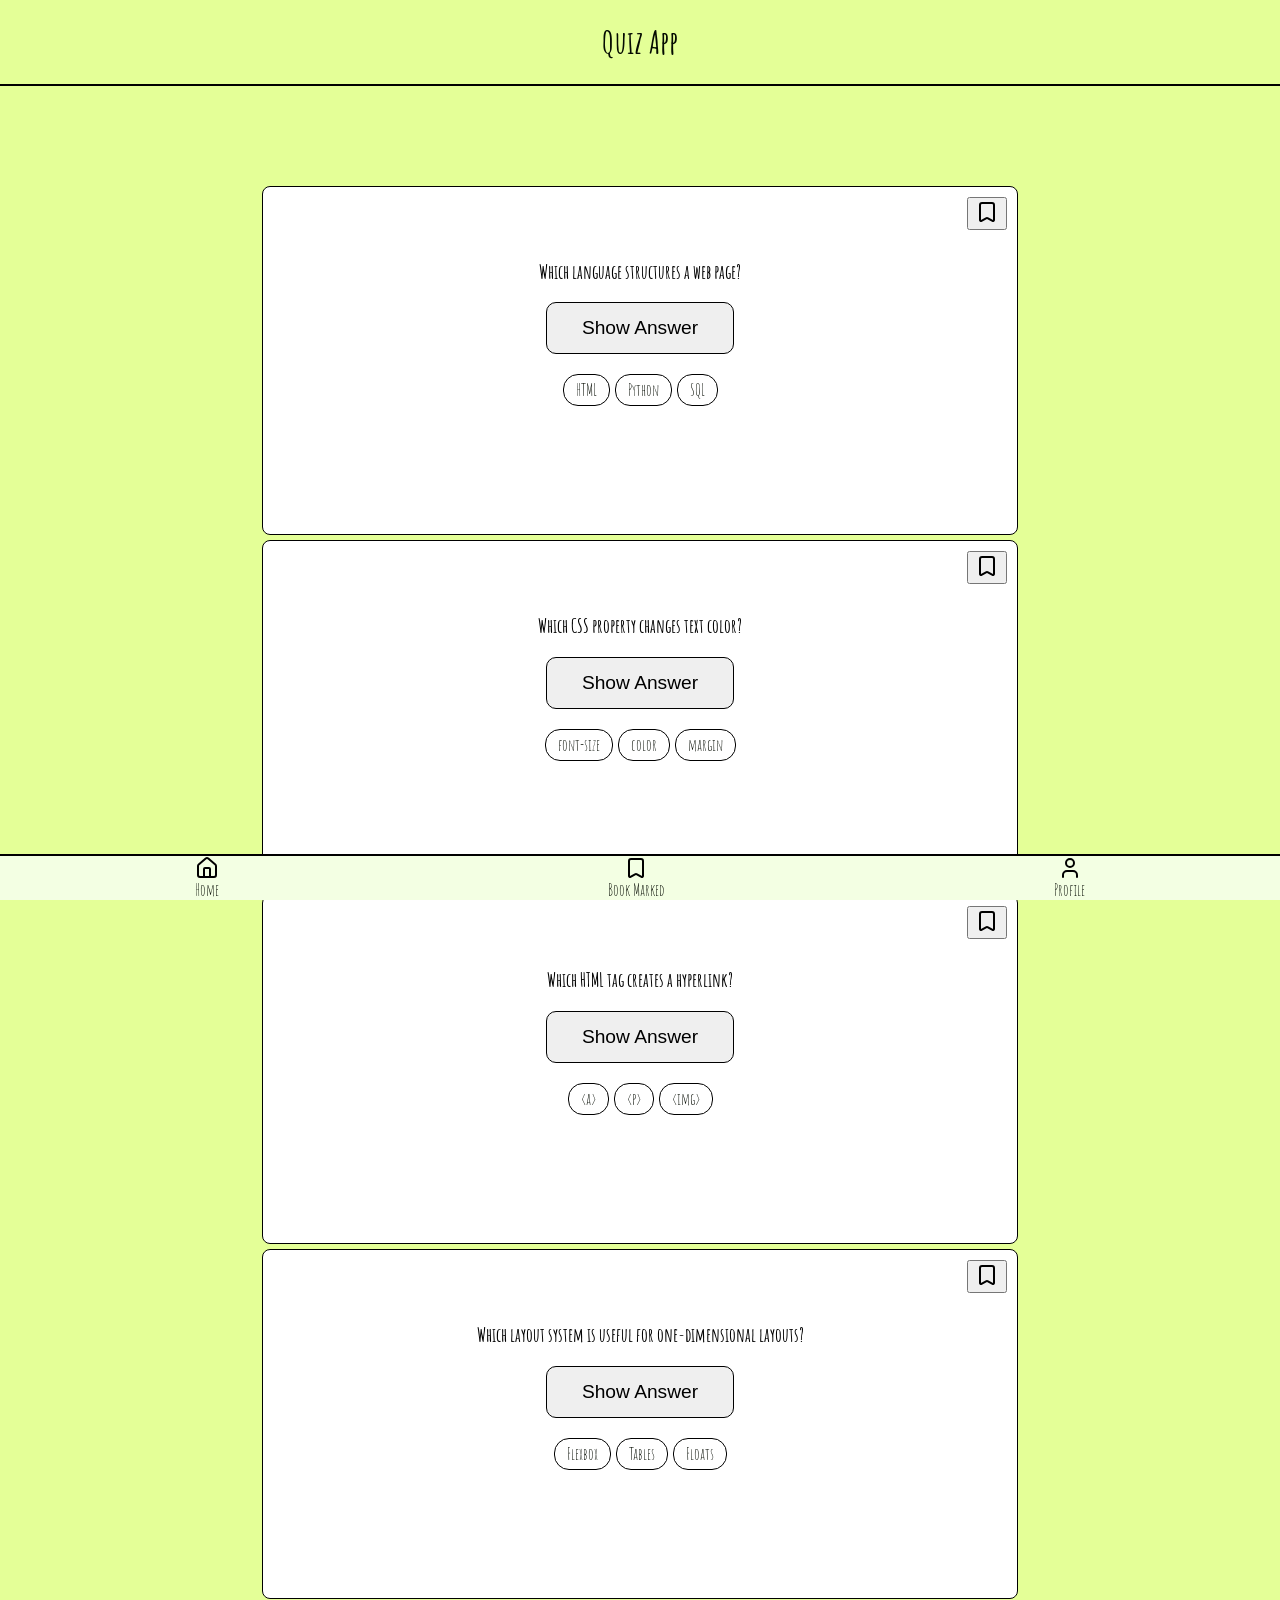
<file: html/index.html>
<!DOCTYPE html>
<html lang="en">
<head>
    <meta charset="UTF-8">
    <meta name="viewport" content="width=device-width, initial-scale=1.0">
    <link rel="stylesheet" href="../css/style.css">
    <link rel="stylesheet" href="../css/home.css">
    <link href="https://fonts.googleapis.com/css2?family=Amatic+SC&family=Indie+Flower&family=Caveat&display=swap" rel="stylesheet">   
    <title>Quiz App</title>
</head>
<body>
    <main class="container  --container">
    <header class="header --header">
        <h1 class="headertext --headertext">Quiz App</h1>
    </header>
   
  
    <section class="question-cards">
            <section class="card">
                    <button class="bookmark --bookmark">      
                        <img src="../assets/icons/bookmark.svg" alt="bookmark-">
                    </button>
                    <h1 class="question">Which language structures a web page?</h1>
                    <button class="show-answer"> Show Answer</button>
                    <div class="answers">
                        <span>HTML</span>
                        <span>Python</span>
                        <span>SQL</span>

                    </div>
            </section>
            <section class="card">
                    <button class="bookmark --bookmark">      
                        <img src="../assets/icons/bookmark.svg" alt="bookmark-">
                    </button>
                    <h1 class="question">Which CSS property changes text color?</h1>
                    <button class="show-answer"> Show Answer</button>
                      <div class="answers">
                        <span>font-size</span>
                        <span>color</span>
                        <span>margin</span>
                    </div>
            </section>
            <section class="card">
                    <button class="bookmark --bookmark">      
                        <img src="../assets/icons/bookmark.svg" alt="bookmark-">
                    </button>
                    <h1 class="question">Which HTML tag creates a hyperlink?</h1>
                    <button class="show-answer"> Show Answer</button>
                        <div class="answers">
                        <span>&lt;a&gt;</span>
                        <span>&lt;p&gt;</span>
                        <span>&lt;img&gt;</span>
                    </div>
            </section>
            <section class="card">
                    <button class="bookmark --bookmark">      
                        <img src="../assets/icons/bookmark.svg" alt="bookmark-">
                    </button>
                    <h1 class="question">Which layout system is useful for one-dimensional layouts?</h1>
                    <button class="show-answer"> Show Answer</button>
                         <article class="answers --answers">
                        <span>Flexbox</span>
                        <span>Tables</span>
                        <span>Floats</span>
                    </article>
                    </div>
            </section>
    </section>

    <footer>
         
    <nav class="nav --nav ">
        <a class="nav-buttons" href="index.html"><img src="../assets/icons/house.svg" alt="">Home</a>
         <a class="nav-buttons" href="bookmarks.html"><img src="../assets/icons/bookmark.svg" alt="">Book Marked</a>
          <a class="nav-buttons" href="profilepage.html"><img src="../assets/icons/user.svg" alt="">Profile</a>
    </nav>
    </footer>





 </main>  
</body>
</html>
</file>
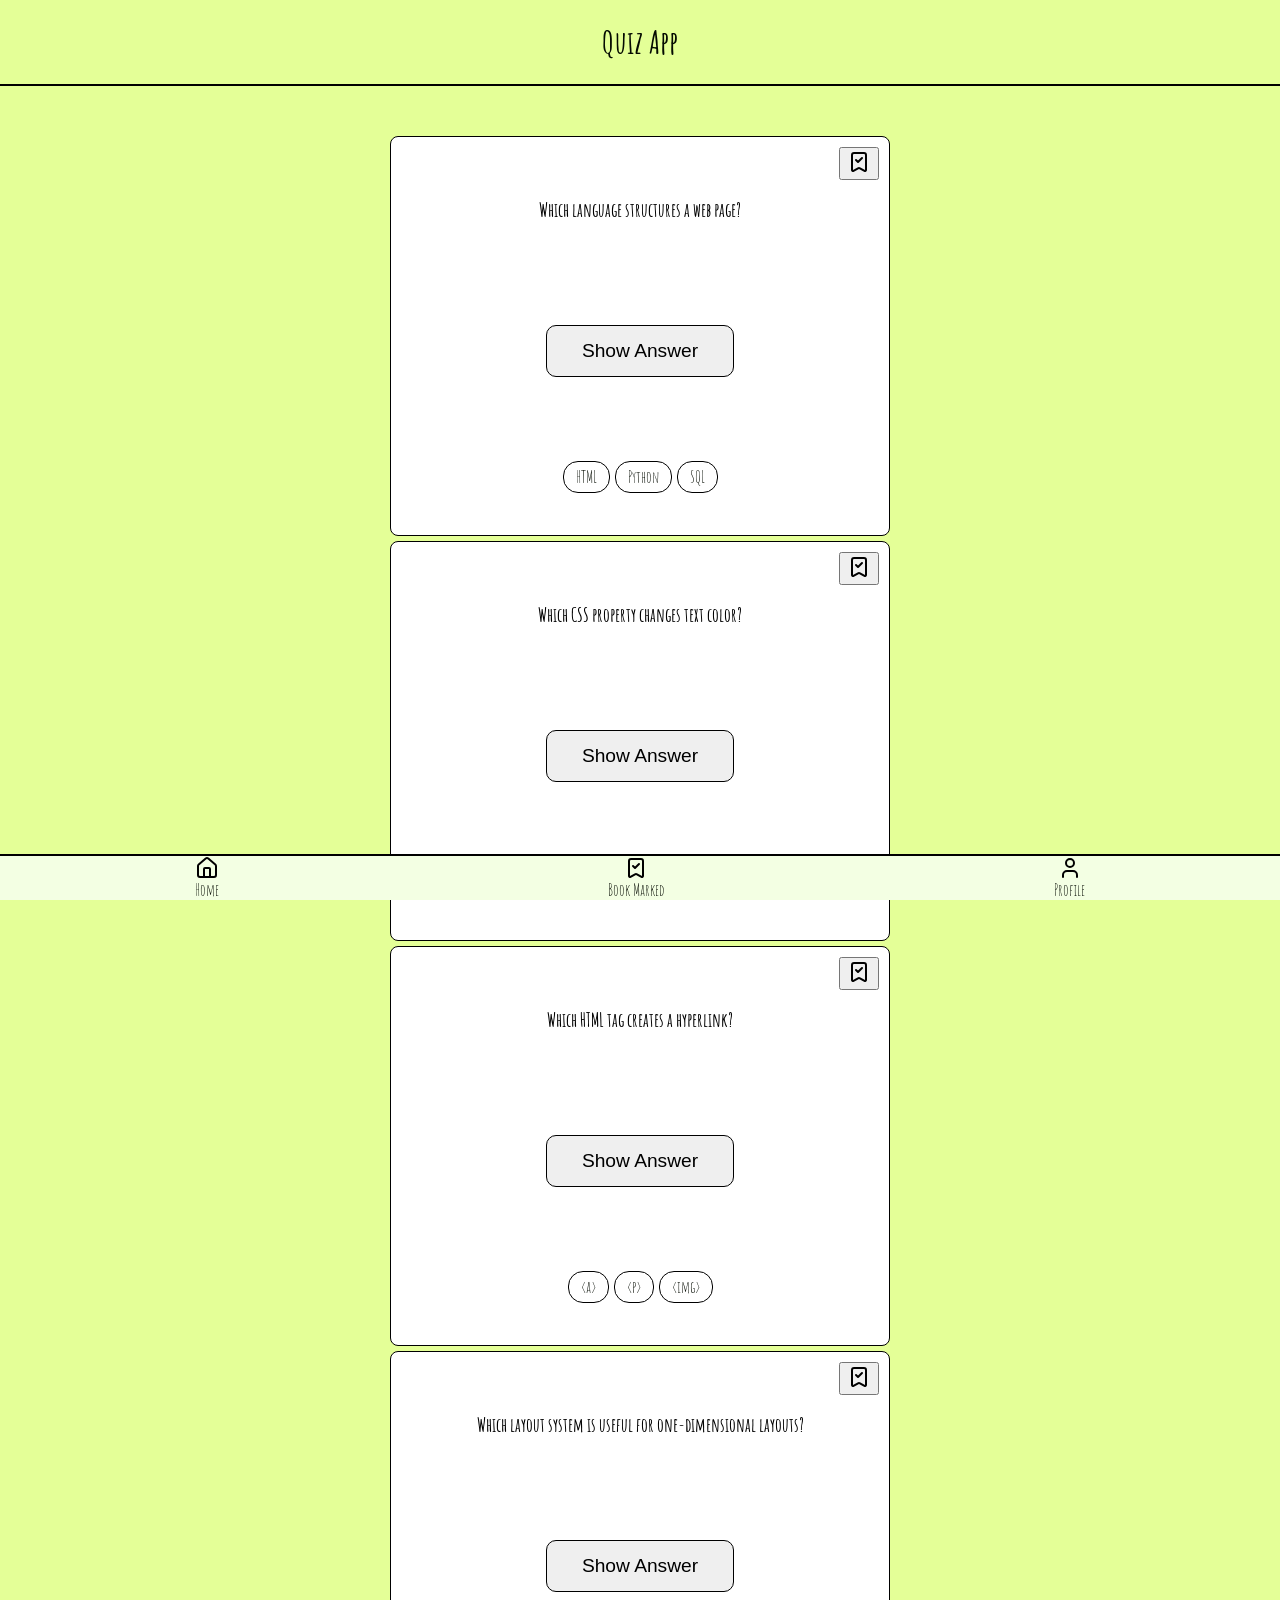
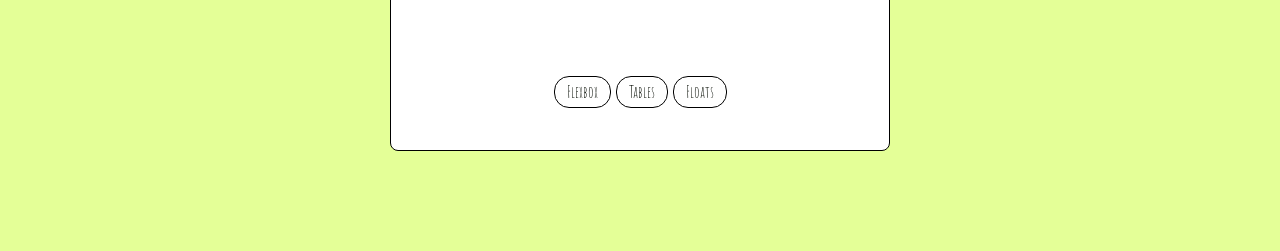
<file: html/bookmarks.html>
<!DOCTYPE html>
<html lang="en">
<head>
    <meta charset="UTF-8">
    <meta name="viewport" content="width=device-width, initial-scale=1.0">
    <link rel="stylesheet" href="../css/style.css">
    <link rel="stylesheet" href="../css/bookmarks.css">
    <link href="https://fonts.googleapis.com/css2?family=Amatic+SC&family=Indie+Flower&family=Caveat&display=swap" rel="stylesheet">   
    <title>Quiz App</title>
</head>
<body class="bookmarks-page">
    <main class="container  --container">
    <header class="header --header">
        <h1 class="headertext --headertext">Quiz App</h1>
    </header>
   
  
    <section class="question-cards">
            <section class="card">
                    <button class="bookmark --bookmark">      
                        <img src="../assets/icons/bookmark-check.svg" alt="bookmark-">
                    </button>
                    <h1 class="question">Which language structures a web page?</h1>
                    <button class="show-answer"> Show Answer</button>
                    <div class="answers">
                        <span>HTML</span>
                        <span>Python</span>
                        <span>SQL</span>

                    </div>
            </section>
            <section class="card">
                    <button class="bookmark --bookmark">      
                        <img src="../assets/icons/bookmark-check.svg" alt="bookmark-">
                    </button>
                    <h1 class="question">Which CSS property changes text color?</h1>
                    <button class="show-answer"> Show Answer</button>
                      <div class="answers">
                        <span>font-size</span>
                        <span>color</span>
                        <span>margin</span>
                    </div>
            </section>
            <section class="card">
                    <button class="bookmark --bookmark">      
                        <img src="../assets/icons/bookmark-check.svg" alt="bookmark-">
                    </button>
                    <h1 class="question">Which HTML tag creates a hyperlink?</h1>
                    <button class="show-answer"> Show Answer</button>
                        <div class="answers">
                        <span>&lt;a&gt;</span>
                        <span>&lt;p&gt;</span>
                        <span>&lt;img&gt;</span>
                    </div>
            </section>
            <section class="card">
                    <button class="bookmark --bookmark">      
                        <img src="../assets/icons/bookmark-check.svg" alt="bookmark-">
                    </button>
                    <h1 class="question">Which layout system is useful for one-dimensional layouts?</h1>
                    <button class="show-answer"> Show Answer</button>
                         <article class="answers --answers">
                        <span>Flexbox</span>
                        <span>Tables</span>
                        <span>Floats</span>
                    </article>
                    </div>
            </section>
    </section>

    <footer>
         
    <nav class="nav --nav ">
        <a class="nav-buttons" href="index.html"><img src="../assets/icons/house.svg" alt="">Home</a>
         <a class="nav-buttons" href="bookmarks.html"><img src="../assets/icons/bookmark-check.svg" alt="">Book Marked</a>
          <a class="nav-buttons" href="profilepage.html"><img src="../assets/icons/user.svg" alt="">Profile</a>
    </nav>
    </footer>





 </main>  
</body>
</html>
</file>
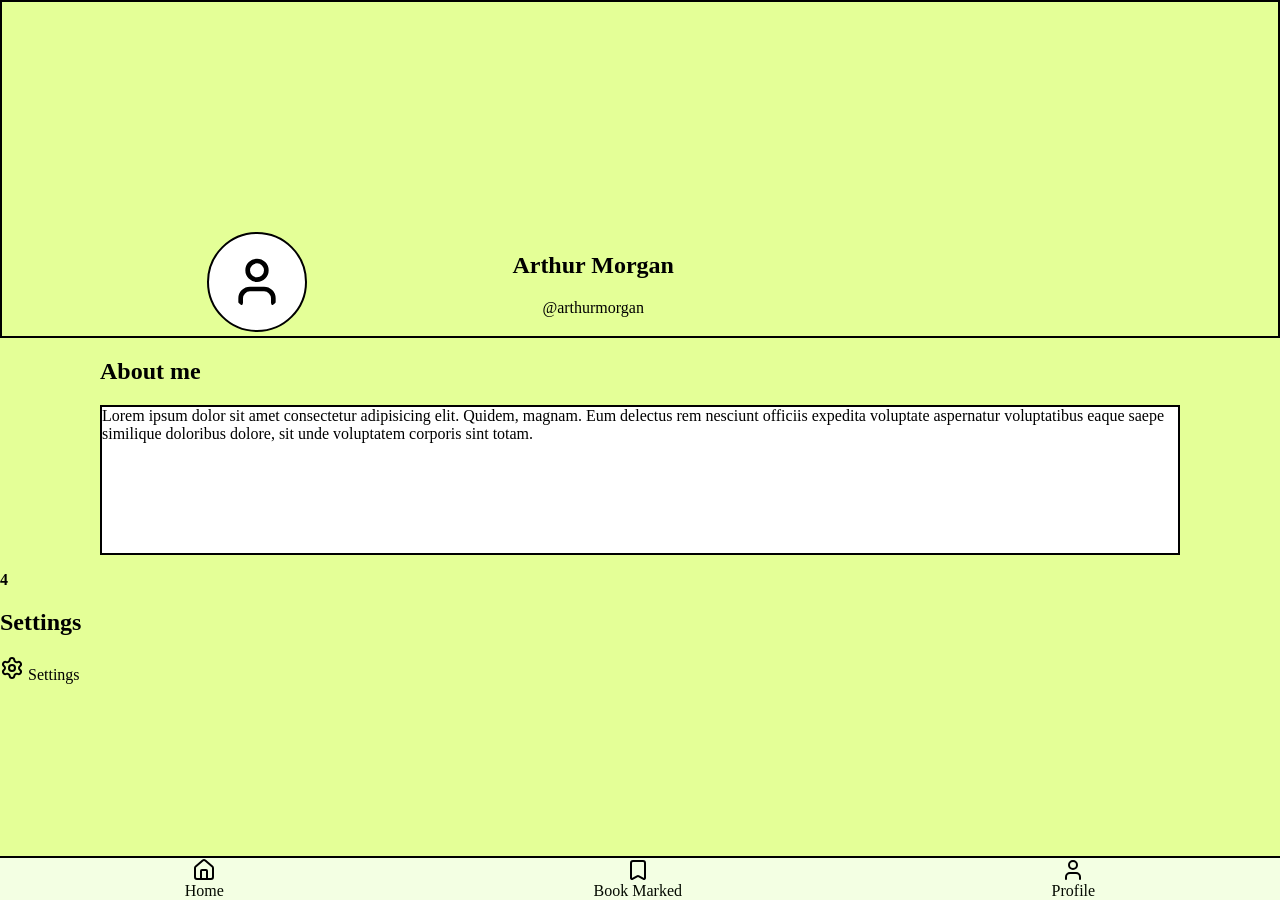
<file: html/profilepage.html>
<!DOCTYPE html>
<html lang="en">
<head>
    <meta charset="UTF-8">
    <meta name="viewport" content="width=device-width, initial-scale=1.0">
    <link rel="stylesheet" href="../css/style.css">
    <link rel="stylesheet" href="../css/profile.css">
    <title>Profile</title>
</head>
<body>
    <main>
       <section class="profile-header">
       <div class="img-container">
       <img class="profile-picture" src="../assets/icons/user.svg" alt="profile-picture">
       </div>
       <div class="name-container">
               <h1 class="profile-name">Arthur Morgan</h1>
              <p class="profile-username">@arthurmorgan</p> 
         </div>
    </section>

       <section class="about-me">
        <h1 class="aboutme-title">About me</h1>
        <p class="aboutme-text">Lorem ipsum dolor sit amet consectetur adipisicing elit. Quidem, magnam. Eum delectus rem nesciunt officiis expedita voluptate aspernatur voluptatibus eaque saepe similique doloribus dolore, sit unde voluptatem corporis sint totam.</p>
       </section>

       <section class="profile-stats">

        <div class="stat">
            <strong>4</strong>
            <span></span>
        </div>
        <div class="stat">

        </div> 
       </section>        
       <section class="setting-section">
        <h2>Settings</h2>
        <div class="setting-row">
            <div class="settings-name">
            <img src="../assets/icons/settings.svg" alt="setting-img">
            <span>Settings</span>
        </div>
        </div>


       </section>
    
    </main>
    <footer>
        <nav class="nav --nav">
            <a class="nav-buttons" href="index.html">
                <img src="../assets/icons/house.svg" alt="">Home
            </a>
            <a class="nav-buttons" href="bookmarks.html">
                <img src="../assets/icons/bookmark.svg" alt="">Book Marked
            </a>
            <a class="nav-buttons" href="profilepage.html">
                <img src="../assets/icons/user.svg" alt="">Profile
            </a>
        </nav>
    </footer>
</body>
</html>
</file>
<file: css/style.css>
:root {
  --background-color: #E4FF97;
  --text-color: #040A01;
  --font-family: 'Amatic SC', cursive;
  --gap: 5px;
  --margin: 0px;
}

* {
  box-sizing: border-box;
}

body {
  min-height: 100vh;
  padding: 0%;
  margin: 0%;
  background-color: var(--background-color);
  font-family: var(--font-family);
}

main {
  width: 100%;
  padding-bottom: 100px;
}

footer {
  position: fixed;
  right: 0;
  bottom: 0;
  left: 0;
  z-index: 10;
  border-top: 2px solid black;
  background-color: #F3FFE3;
}

.nav {
  display: flex;
  justify-content: space-around;
}

.nav a {
  display: flex;
  flex-direction: column;
  align-items: center;
  color: var(--text-color);
  text-decoration: none;
}

.nav a:hover {
  color: purple;
}

.nav a:hover img {
  transform: scale(1.15);
}

.nav img {
  width: 24px;
  height: 24px;
}

button,
.answers span,
.nav a,
.nav img,
.bookmark img {
  transition: 0.2s ease;
}
</file>
<file: css/home.css>
.header {
  width: 100vw;
  border-bottom: solid black 2px;
  background-color: var(--background-color);
}

.headertext {
  color: var(--text-color);
  text-align: center;
  font-family: var(--font-family);
}

.question-cards {
  display: flex;
  flex-direction: column;
  align-items: center;
  gap: var(--gap);
  padding-top: 50px;
  padding: 100px;
}

.card {
  display: flex;
  position: relative;
  width: 70%;

  flex-direction: column;
  align-items: center;
  justify-content: space-around;
  border: 1px solid black;
  border-radius: 8px;
  background-color: white;
  padding: 5% 10% 10% 10%;
}

.bookmark {
  position: absolute;
  top: 10px;
  right: 10px;
}

.bookmark:hover img {
  transform: scale(1.15);
}

.question {
  display: flex;
  align-self: center;
}

.show-answer {
  padding: 14px 35px;
  border: 1px solid black;
  border-radius: 10px;
  font-size: 1.2rem;
}

.show-answer:hover {
  color: white;
  background-color: #040A01;
  cursor: pointer;
}

.answers {
  margin: 20px;
  display: flex;
  gap: var(--gap);
}

.answers span {
  padding: 5px 12px;
  border: 1px solid black;
  border-radius: 15px;
  color: var(--text-color);
  background-color: white;
}

.answers span:hover {
  color: white;
  background-color: #040A01;
  cursor: pointer;
}
</file>
<file: css/bookmarks.css>
.bookmarks-page .header {
  width: 100vw;
  border-bottom: solid black 2px;
  background-color: var(--background-color);
}

.bookmarks-page .headertext {
  color: var(--text-color);
  text-align: center;
  font-family: var(--font-family);
}

.bookmarks-page .question-cards {
  display: flex;
  flex-direction: column;
  align-items: center;
  gap: var(--gap);
  padding-top: 50px;
}

.bookmarks-page .card {
  display: flex;
  position: relative;
  width: 500px;
  height: 400px;
  flex-direction: column;
  align-items: center;
  justify-content: space-around;
  border: 1px solid black;
  border-radius: 8px;
  background-color: white;
}

.bookmarks-page .bookmark {
  position: absolute;
  top: 10px;
  right: 10px;
}

.bookmarks-page .bookmark:hover img {
  transform: scale(1.15);
}

.bookmarks-page .question {
  display: flex;
  align-self: center;
}

.bookmarks-page .show-answer {
  padding: 14px 35px;
  border: 1px solid black;
  border-radius: 10px;
  font-size: 1.2rem;
}

.bookmarks-page .show-answer:hover {
  color: white;
  background-color: #040A01;
  cursor: pointer;
}

.bookmarks-page .answers {
  display: flex;
  gap: var(--gap);
}

.bookmarks-page .answers span {
  padding: 5px 12px;
  border: 1px solid black;
  border-radius: 15px;
  color: var(--text-color);
  background-color: white;
}

.bookmarks-page .answers span:hover {
  color: white;
  background-color: #040A01;
  cursor: pointer;
}
</file>
<file: css/profile.css>
.profile-header {
  display: flex;
  text-align: center;
  padding-top: 18%;
  border: 2px solid black; 
}
.profile-picture {
  width: 100px;
  height: 100px;
  padding: 20px;
  border: 2px solid black;
  border-radius: 50%;
  background-color: white;  
}
.img-container {

  width: 40%;
}
.about-me {
  padding-right: 100px;
  padding-left: 100px;
}
.aboutme-text {
  border: 2px solid black;
  height: 150px;
  background-color: white;
}

.settings-row {

  display: flex;
  align-items: center;
  gap: 10px;
}
.setting-name {
  display: flex;
  align-items: center;

}
</file>
